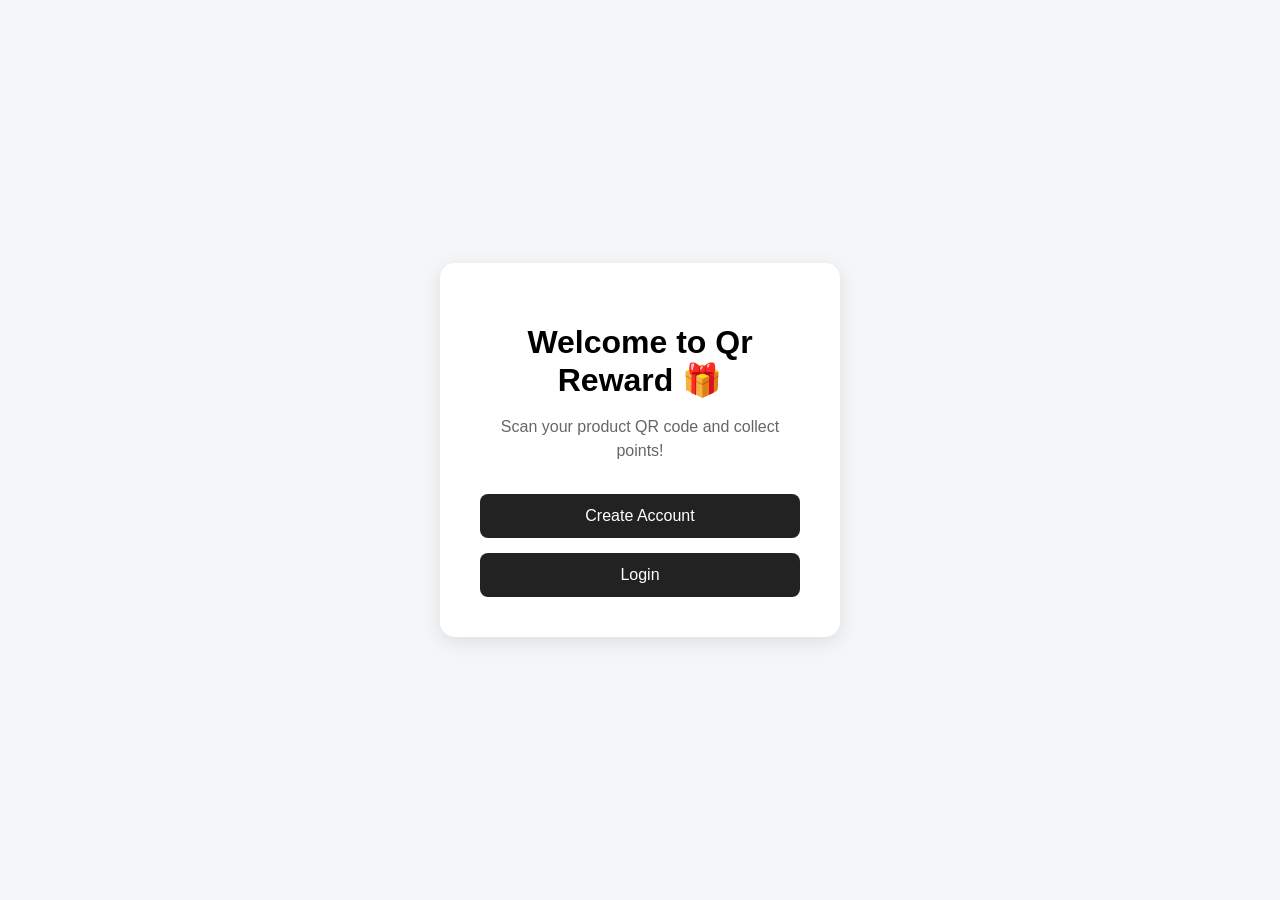
<file: Qr Reward/index.html>
<!DOCTYPE html>
<html>
<head>
    <title>QR Reward</title>
    <link rel="stylesheet" href="style.css">
</head>

<body>

    <div class="container">

        <h1>Welcome to Qr Reward 🎁</h1>

        <p>Scan your product QR code and collect points!</p>

        <a href="register.html">
            <button>Create Account</button>
        </a>

        <a href="login.html">
            <button>Login</button>
        </a>

    </div>

</body>
</html>
</file>
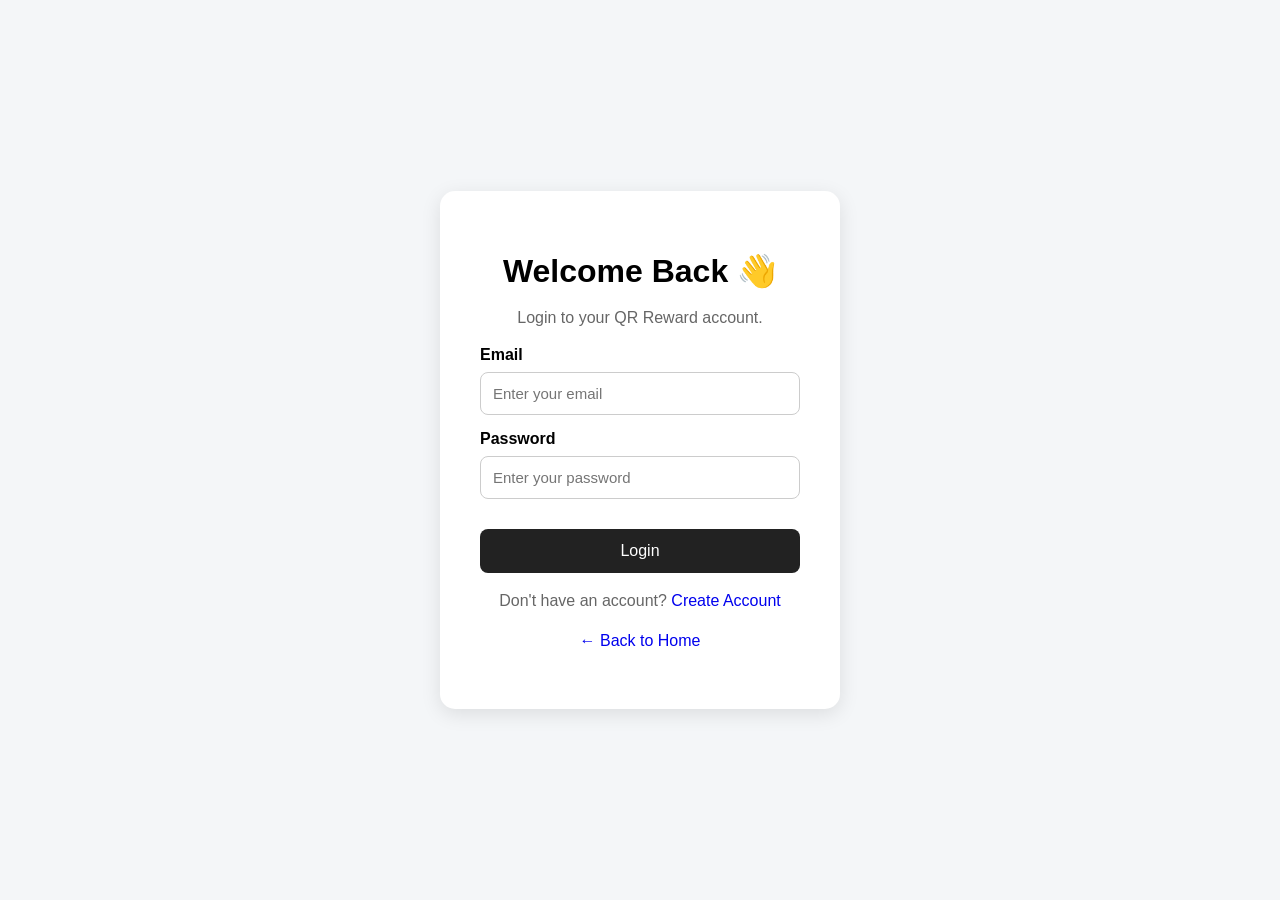
<file: Qr Reward/login.html>
<!DOCTYPE html>
<html>

<head>
    <title>Login - QR Reward</title>
    <link rel="stylesheet" href="style.css">
</head>

<body>

    <div class="container">

        <h1>Welcome Back 👋</h1>

        <p>Login to your QR Reward account.</p>

        <form>

            <label>Email</label>
            <input 
                type="email" 
                placeholder="Enter your email"
            >

            <label>Password</label>
            <input 
                type="password" 
                placeholder="Enter your password"
            >

            <button type="submit">
                Login
            </button>

        </form>

        <p>
            Don't have an account?
            <a href="register.html">Create Account</a>
        </p>

        <p>
            <a href="index.html">← Back to Home</a>
        </p>

    </div>

</body>

</html>
</file>
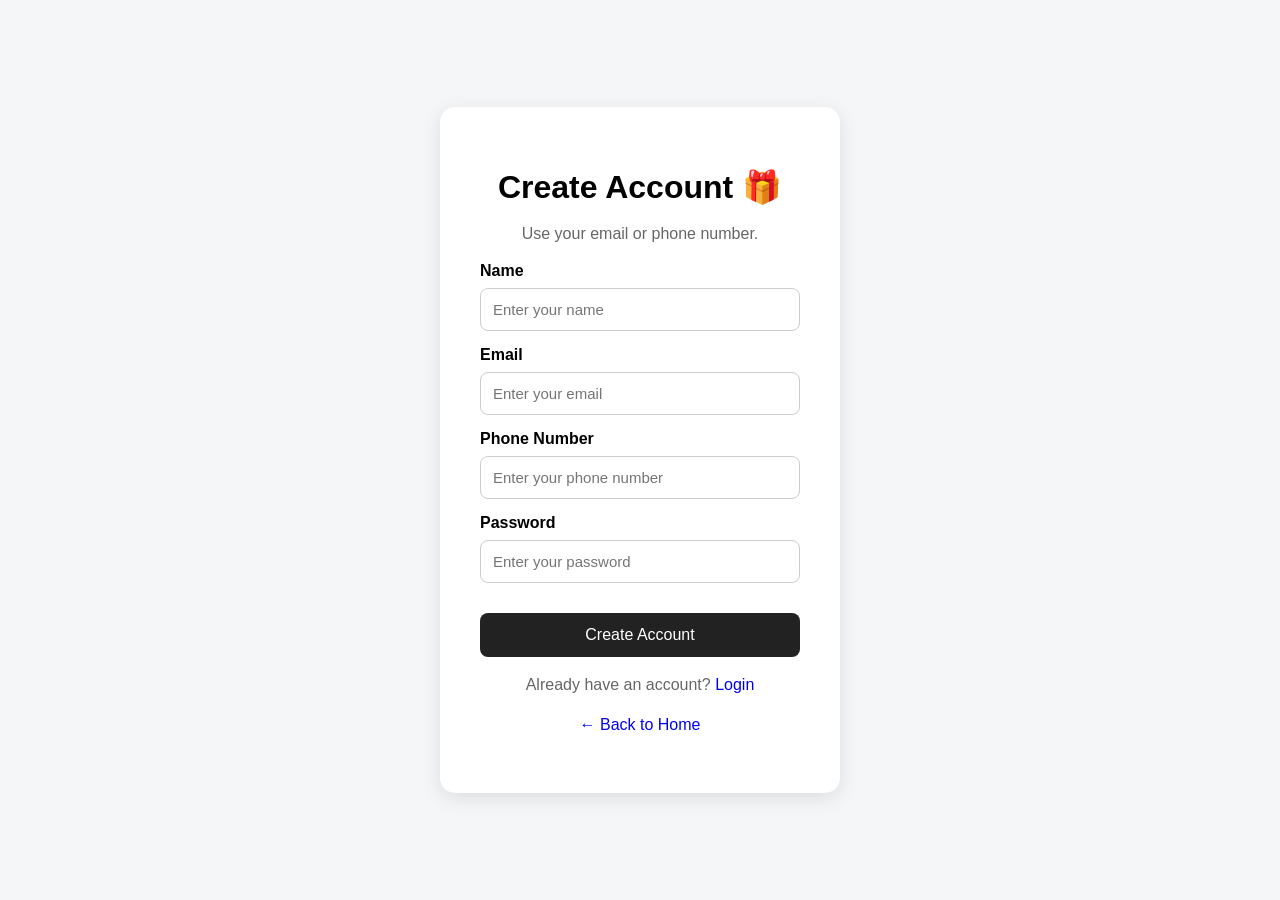
<file: Qr Reward/register.html>
<!DOCTYPE html>
<html>

<head>
    <title>Create Account</title>
    <link rel="stylesheet" href="style.css">
</head>

<body>

    <div class="container">

        <h1>Create Account 🎁</h1>

        <p>Use your email or phone number.</p>

        <form action="register.php" method="POST">

            <label>Name</label>

            <input
                type="text"
                name="name"
                placeholder="Enter your name"
                required
            >

            <label>Email</label>

            <input
                type="email"
                name="email"
                placeholder="Enter your email"
            >

            <label>Phone Number</label>

            <input
                type="tel"
                name="phone"
                placeholder="Enter your phone number"
            >

            <label>Password</label>

            <input
                type="password"
                name="password"
                placeholder="Enter your password"
                required
            >

            <button type="submit">
                Create Account
            </button>

        </form>

        <p>
            Already have an account?
            <a href="login.html">Login</a>
        </p>

        <p>
            <a href="index.html">← Back to Home</a>
        </p>

    </div>

</body>

</html>
</file>
<file: Qr Reward/style.css>
* {
    box-sizing: border-box;
}

body {
    font-family: Arial, sans-serif;
    background: #f4f6f8;
    margin: 0;
    min-height: 100vh;

    display: flex;
    justify-content: center;
    align-items: center;
}

.container {
    width: 400px;
    background: white;
    padding: 40px;
    border-radius: 15px;
    text-align: center;

    box-shadow: 0 5px 20px rgba(0, 0, 0, 0.1);
}

h1 {
    margin-bottom: 10px;
}

p {
    color: #666;
    line-height: 1.5;
}

button {
    width: 100%;
    padding: 13px;
    margin-top: 15px;

    border: none;
    border-radius: 8px;

    background: #222;
    color: white;

    font-size: 16px;
    cursor: pointer;
}

button:hover {
    opacity: 0.8;
}

input {
    width: 100%;
    padding: 12px;
    margin-top: 8px;
    margin-bottom: 15px;

    border: 1px solid #ccc;
    border-radius: 8px;

    font-size: 15px;
}

label {
    display: block;
    text-align: left;
    font-weight: bold;
}

a {
    text-decoration: none;
}
</file>
